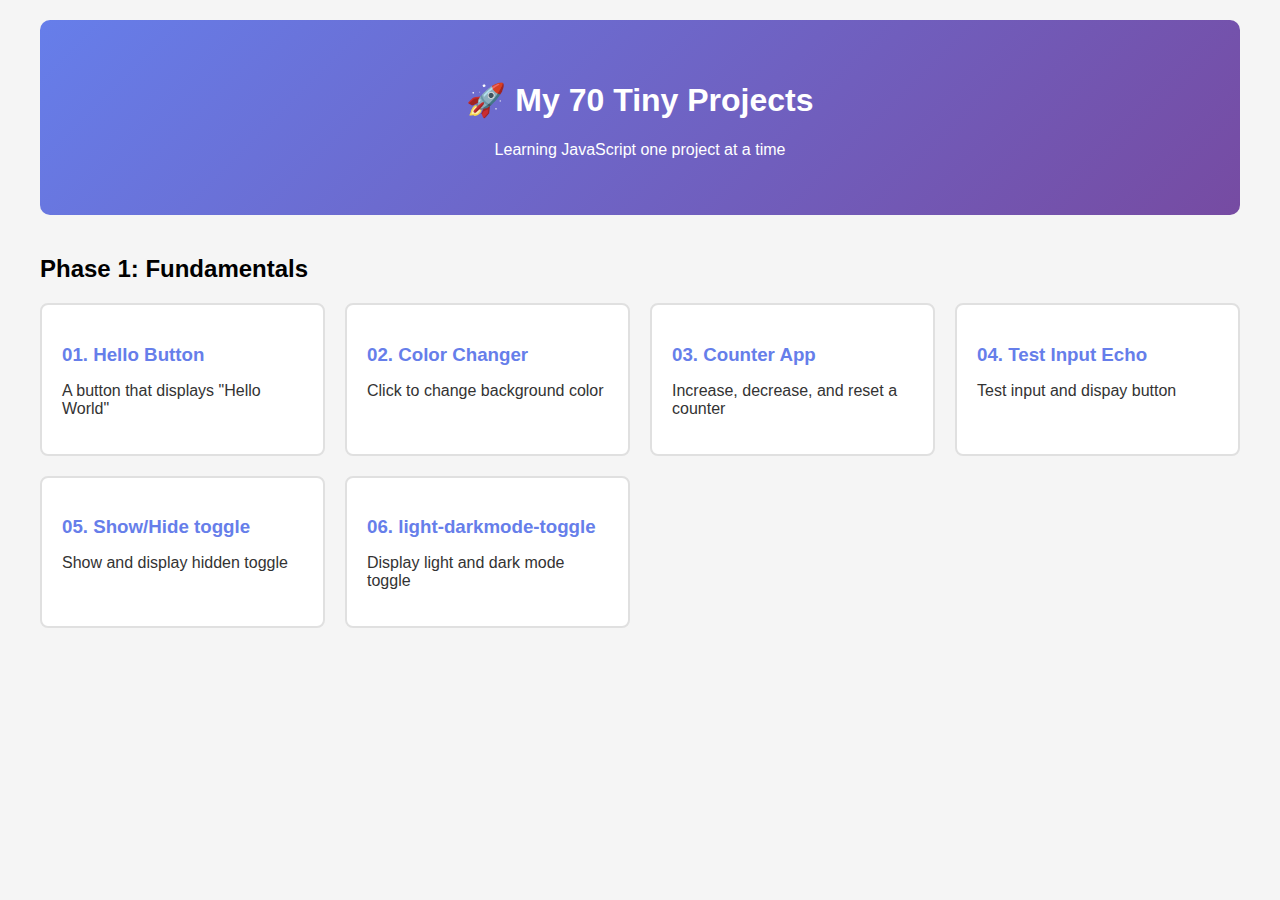
<file: index.html>
<!DOCTYPE html>
<html lang="en">
	<head>
		<meta charset="UTF-8" />
		<meta name="viewport" content="width=device-width, initial-scale=1.0" />
		<title>My Tiny Projects Journey</title>
		<link rel="stylesheet" href="style.css" />
	</head>
	<body>
		<header>
			<h1>🚀 My 70 Tiny Projects</h1>
			<p>Learning JavaScript one project at a time</p>
		</header>

		<main>
			<section class="phase">
				<h2>Phase 1: Fundamentals</h2>
				<div class="projects">
					<a href="./project-01-hello-button/index.html" class="project-card">
						<h3>01. Hello Button</h3>
						<p>A button that displays "Hello World"</p>
					</a>
					<a href="./project-02-color-changer/index.html" class="project-card">
						<h3>02. Color Changer</h3>
						<p>Click to change background color</p>
					</a>
					<a href="./project-03-counter-app/index.html" class="project-card">
						<h3>03. Counter App</h3>
						<p>Increase, decrease, and reset a counter</p>
					</a>
					<a
						href="./project-04-text-input-echo/index.html"
						class="project-card"
					>
						<h3>04. Test Input Echo</h3>
						<p>Test input and dispay button</p>
					</a>
					<a
						href="./project-05-show-hide-toggle/index.html"
						class="project-card"
					>
						<h3>05. Show/Hide toggle</h3>
						<p>Show and display hidden toggle</p>
					</a>
					<a
						href="./project-06-light-darkmode-toggle/index.html"
						class="project-card"
					>
						<h3>06. light-darkmode-toggle</h3>
						<p>Display light and dark mode toggle</p>
					</a>
				</div>
			</section>

			<!-- Add more phases -->
		</main>
	</body>
</html>
</file>
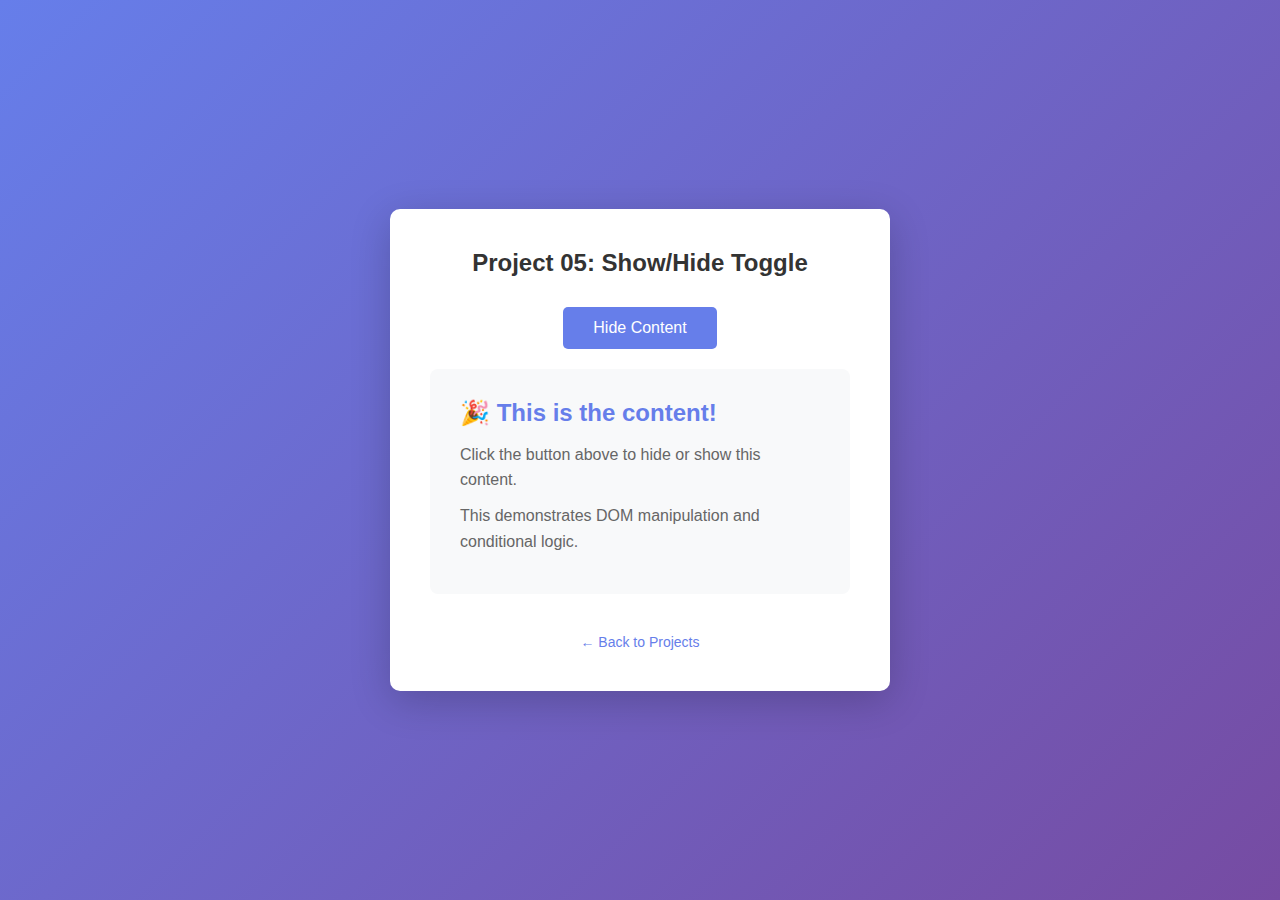
<file: project-05-show-hide-toggle/index.html>
<!DOCTYPE html>
<html lang="en">
	<head>
		<meta charset="UTF-8" />
		<meta name="viewport" content="width=device-width, initial-scale=1.0" />
		<title>Show/Hide Toggle</title>
		<link rel="stylesheet" href="style.css" />
	</head>
	<body>
		<div class="container">
			<h1>Project 05: Show/Hide Toggle</h1>

			<button id="toggle-btn">Hide Content</button>

			<div id="content-box" class="content">
				<h2>🎉 This is the content!</h2>
				<p>Click the button above to hide or show this content.</p>
				<p>This demonstrates DOM manipulation and conditional logic.</p>
			</div>

			<a href="../index.html" class="back-link">← Back to Projects</a>
		</div>
		<script src="app.js"></script>
	</body>
</html>
</file>
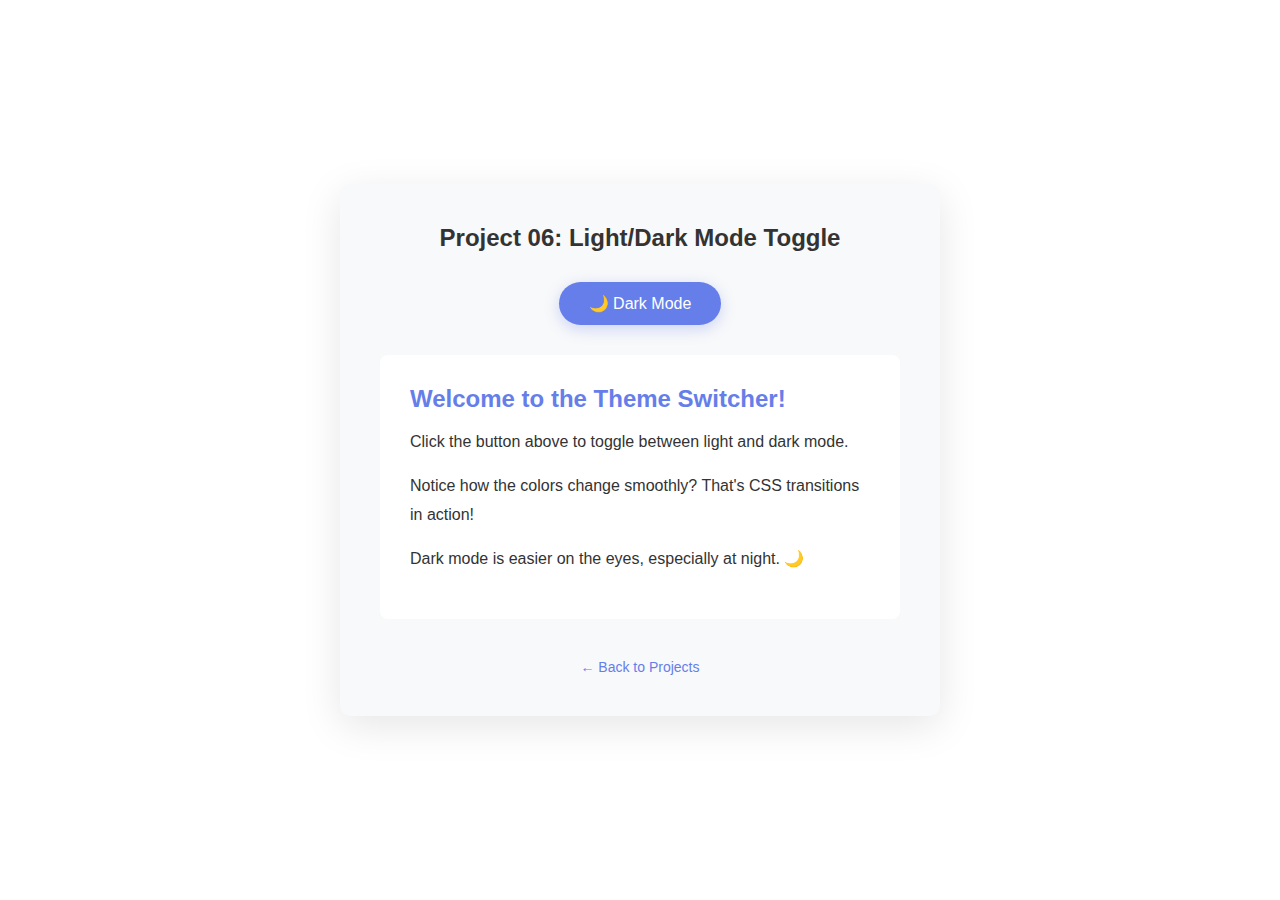
<file: project-06-light-darkmode-toggle/index.html>
<!DOCTYPE html>
<html lang="en">
	<head>
		<meta charset="UTF-8" />
		<meta name="viewport" content="width=device-width, initial-scale=1.0" />
		<title>Light/Dark Mode Toggle</title>
		<link rel="stylesheet" href="style.css" />
	</head>
	<body>
		<div class="container">
			<h1>Project 06: Light/Dark Mode Toggle</h1>

			<button id="mode-toggle" class="toggle-btn">🌙 Dark Mode</button>

			<div class="content">
				<h2>Welcome to the Theme Switcher!</h2>
				<p>Click the button above to toggle between light and dark mode.</p>
				<p>
					Notice how the colors change smoothly? That's CSS transitions in
					action!
				</p>
				<p>Dark mode is easier on the eyes, especially at night. 🌙</p>
			</div>

			<a href="../index.html" class="back-link">← Back to Projects</a>
		</div>
		<script src="app.js"></script>
	</body>
</html>
</file>
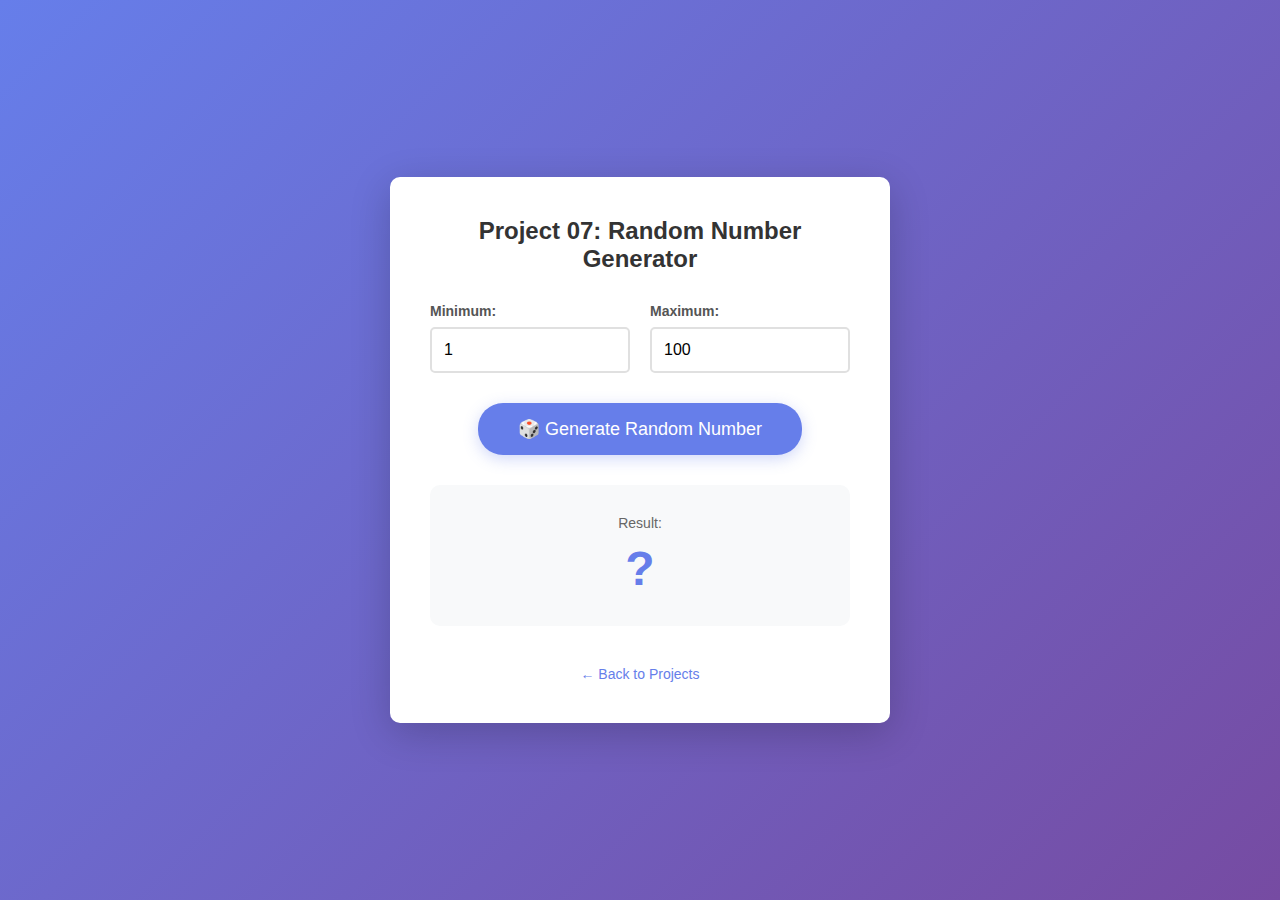
<file: project-07-random-number-generator/index.html>
<!DOCTYPE html>
<html lang="en">
	<head>
		<meta charset="UTF-8" />
		<meta name="viewport" content="width=device-width, initial-scale=1.0" />
		<title>Random Number Generator</title>
		<link rel="stylesheet" href="style.css" />
	</head>
	<body>
		<div class="container">
			<h1>Project 07: Random Number Generator</h1>

			<div class="input-group">
				<div class="input-wrapper">
					<label for="min-input">Minimum:</label>
					<input type="number" id="min-input" placeholder="e.g., 1" value="1" />
				</div>

				<div class="input-wrapper">
					<label for="max-input">Maximum:</label>
					<input
						type="number"
						id="max-input"
						placeholder="e.g., 100"
						value="100"
					/>
				</div>
			</div>

			<button id="generate-btn">🎲 Generate Random Number</button>

			<div id="result" class="result">
				<p class="result-label">Result:</p>
				<p id="result-number" class="result-number">?</p>
			</div>

			<a href="../index.html" class="back-link">← Back to Projects</a>
		</div>
		<script src="app.js"></script>
	</body>
</html>
</file>
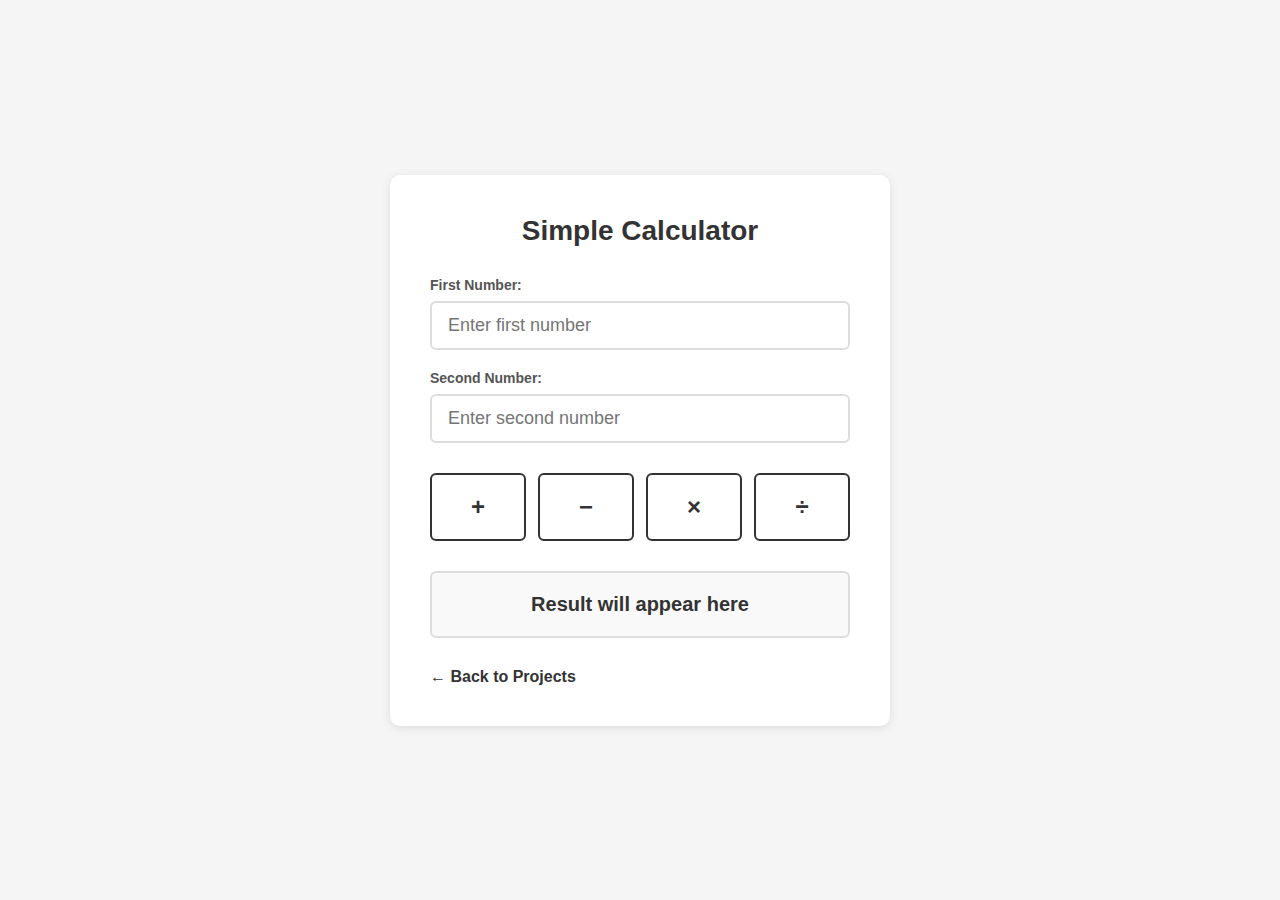
<file: project-08-simple-calculator/index.html>
<!DOCTYPE html>
<html lang="en">
	<head>
		<meta charset="UTF-8" />
		<meta name="viewport" content="width=device-width, initial-scale=1.0" />
		<title>Simple Calculator</title>
		<link rel="stylesheet" href="style.css" />
	</head>
	<body>
		<div class="container">
			<h1>Simple Calculator</h1>

			<div class="calculator">
				<div class="input-group">
					<label for="num1">First Number:</label>
					<input type="number" id="num1" placeholder="Enter first number" />
				</div>

				<div class="input-group">
					<label for="num2">Second Number:</label>
					<input type="number" id="num2" placeholder="Enter second number" />
				</div>

				<div class="buttons">
					<button id="btn-add">+</button>
					<button id="btn-subtract">−</button>
					<button id="btn-multiply">×</button>
					<button id="btn-divide">÷</button>
				</div>

				<div class="result">
					<span id="result">Result will appear here</span>
				</div>
			</div>

			<a href="../index.html" class="back-link">← Back to Projects</a>
		</div>

		<script src="app.js"></script>
	</body>
</html>
</file>
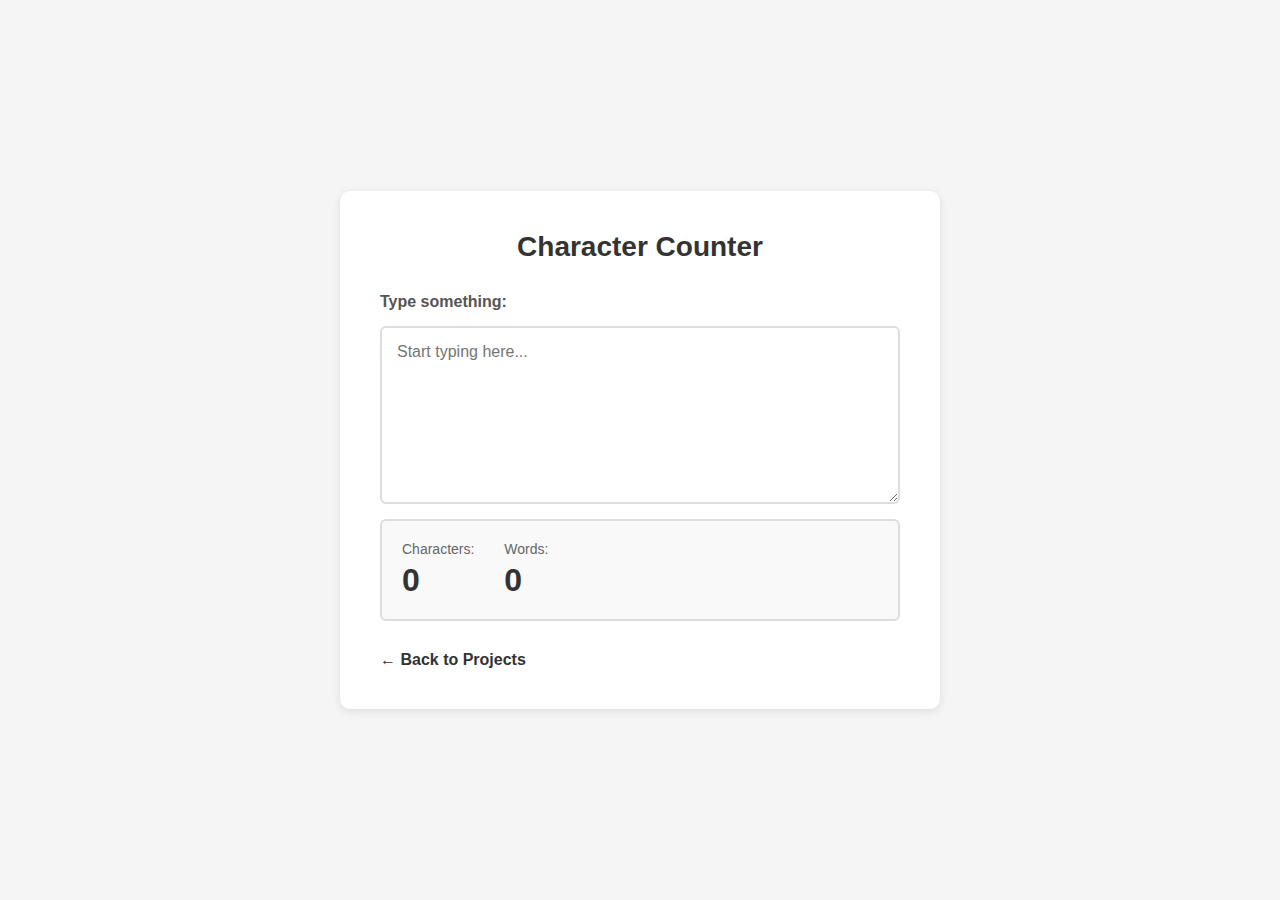
<file: project-09-character-counter/index.html>
<!DOCTYPE html>
<html lang="en">
	<head>
		<meta charset="UTF-8" />
		<meta name="viewport" content="width=device-width, initial-scale=1.0" />
		<title>Character Counter</title>
		<link rel="stylesheet" href="style.css" />
	</head>
	<body>
		<div class="container">
			<h1>Character Counter</h1>

			<div class="counter-box">
				<label for="text-input">Type something:</label>
				<textarea
					id="text-input"
					placeholder="Start typing here..."
					rows="8"
				></textarea>

				<div class="stats">
					<div class="stat-item">
						<span class="stat-label">Characters:</span>
						<span class="stat-value" id="char-count">0</span>
					</div>

					<div class="stat-item">
						<span class="stat-label">Words:</span>
						<span class="stat-value" id="word-count">0</span>
					</div>
				</div>
			</div>

			<a href="../index.html" class="back-link">← Back to Projects</a>
		</div>

		<script src="app.js"></script>
	</body>
</html>
</file>
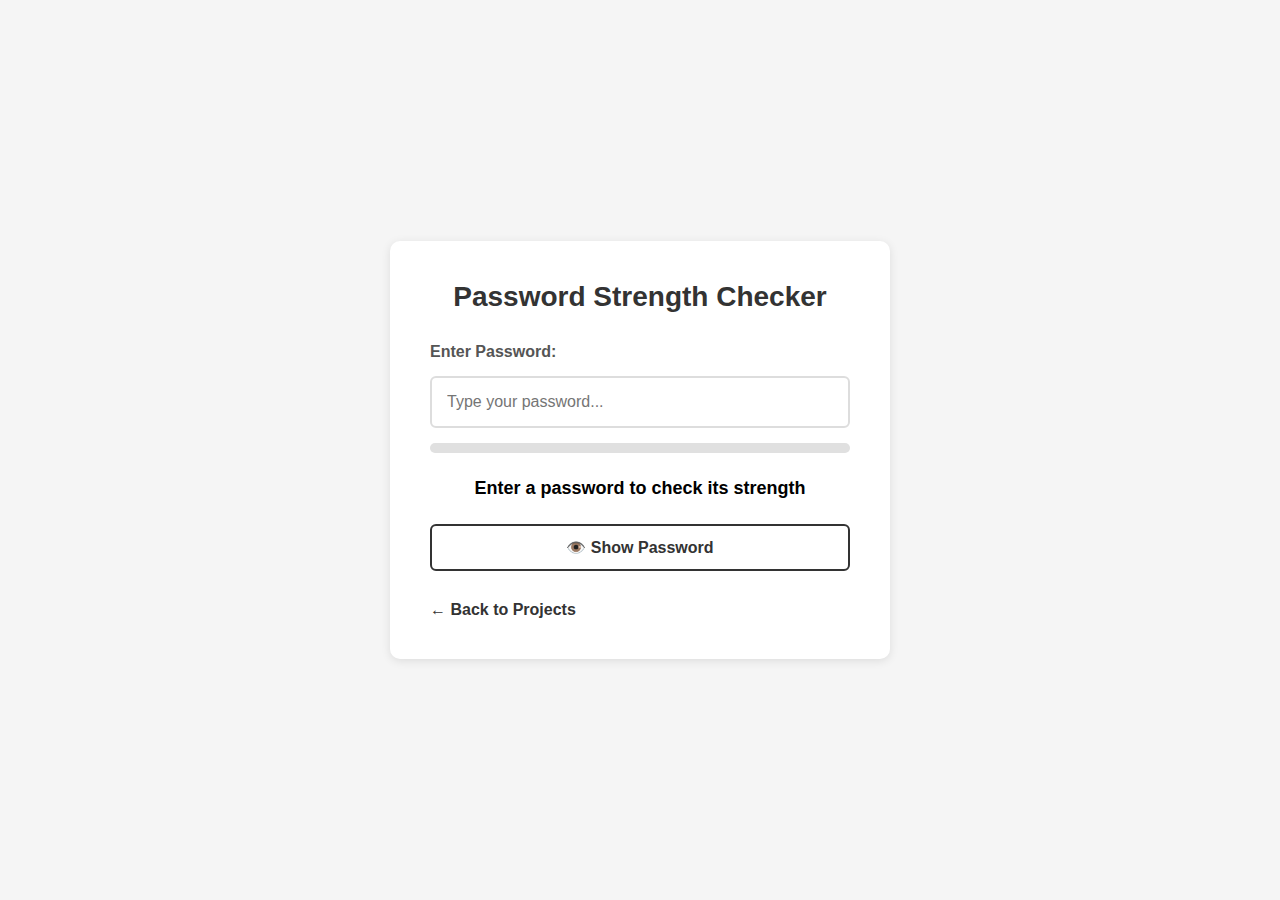
<file: project-10-password-strenght-indicator/index.html>
<!DOCTYPE html>
<html lang="en">
	<head>
		<meta charset="UTF-8" />
		<meta name="viewport" content="width=device-width, initial-scale=1.0" />
		<title>Password Strength Indicator</title>
		<link rel="stylesheet" href="style.css" />
	</head>
	<body>
		<div class="container">
			<h1>Password Strength Checker</h1>

			<div class="password-box">
				<label for="password-input">Enter Password:</label>
				<input
					type="password"
					id="password-input"
					placeholder="Type your password..."
				/>

				<div class="strength-indicator">
					<div class="strength-bar" id="strength-bar"></div>
				</div>

				<div class="strength-text" id="strength-text">
					Enter a password to check its strength
				</div>

				<button class="toggle-btn" id="toggle-btn">👁️ Show Password</button>
			</div>

			<a href="../index.html" class="back-link">← Back to Projects</a>
		</div>

		<script src="app.js"></script>
	</body>
</html>
</file>
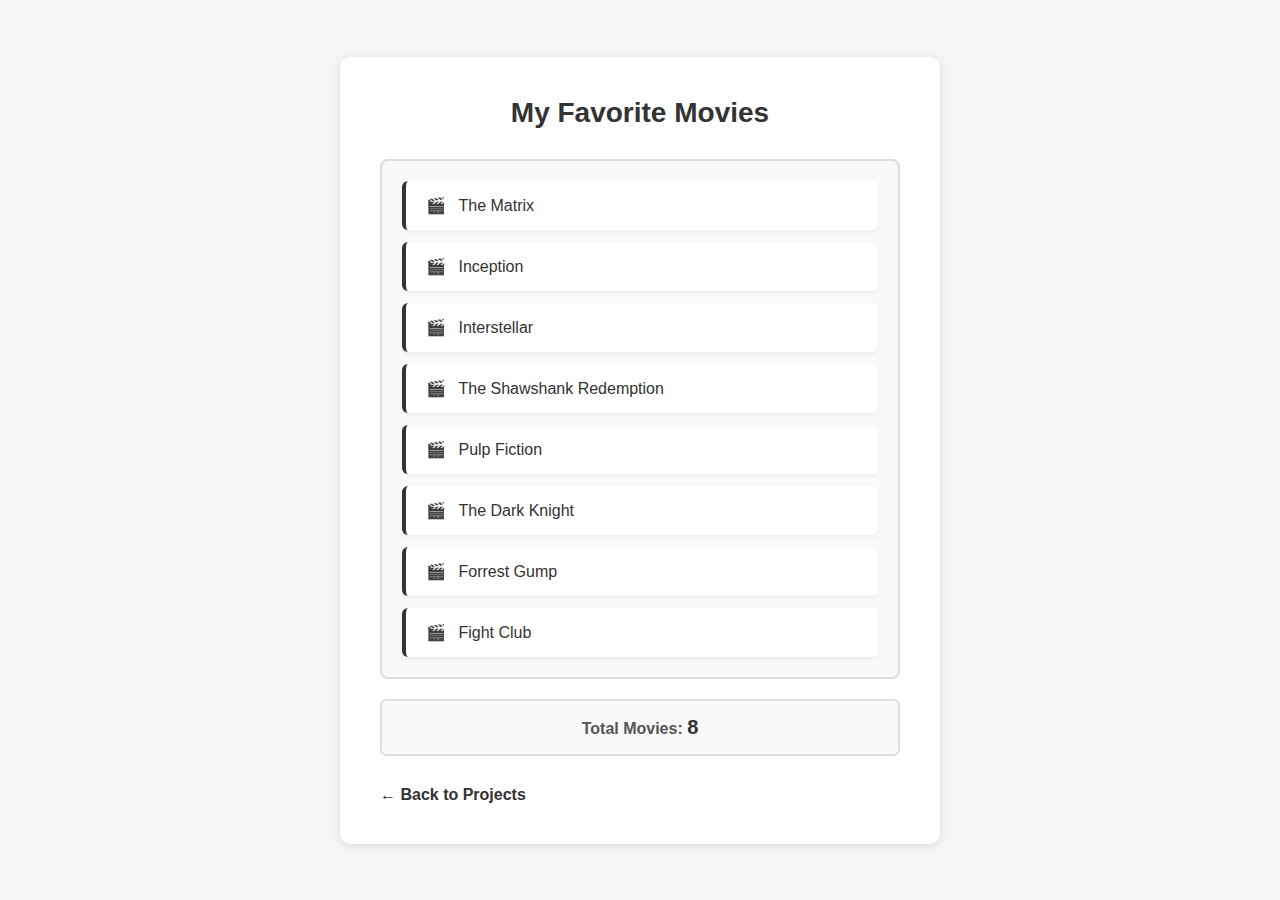
<file: project-11-static-list-display/index.html>
<!DOCTYPE html>
<html lang="en">
	<head>
		<meta charset="UTF-8" />
		<meta name="viewport" content="width=device-width, initial-scale=1.0" />
		<title>Static List Display</title>
		<link rel="stylesheet" href="style.css" />
	</head>
	<body>
		<div class="container">
			<h1>My Favorite Movies</h1>

			<div class="list-container">
				<ul id="movie-list" class="item-list"></ul>
			</div>

			<div class="stats">
				<p>Total Movies: <span id="total-count">0</span></p>
			</div>

			<a href="../index.html" class="back-link">← Back to Projects</a>
		</div>

		<script src="app.js"></script>
	</body>
</html>
</file>
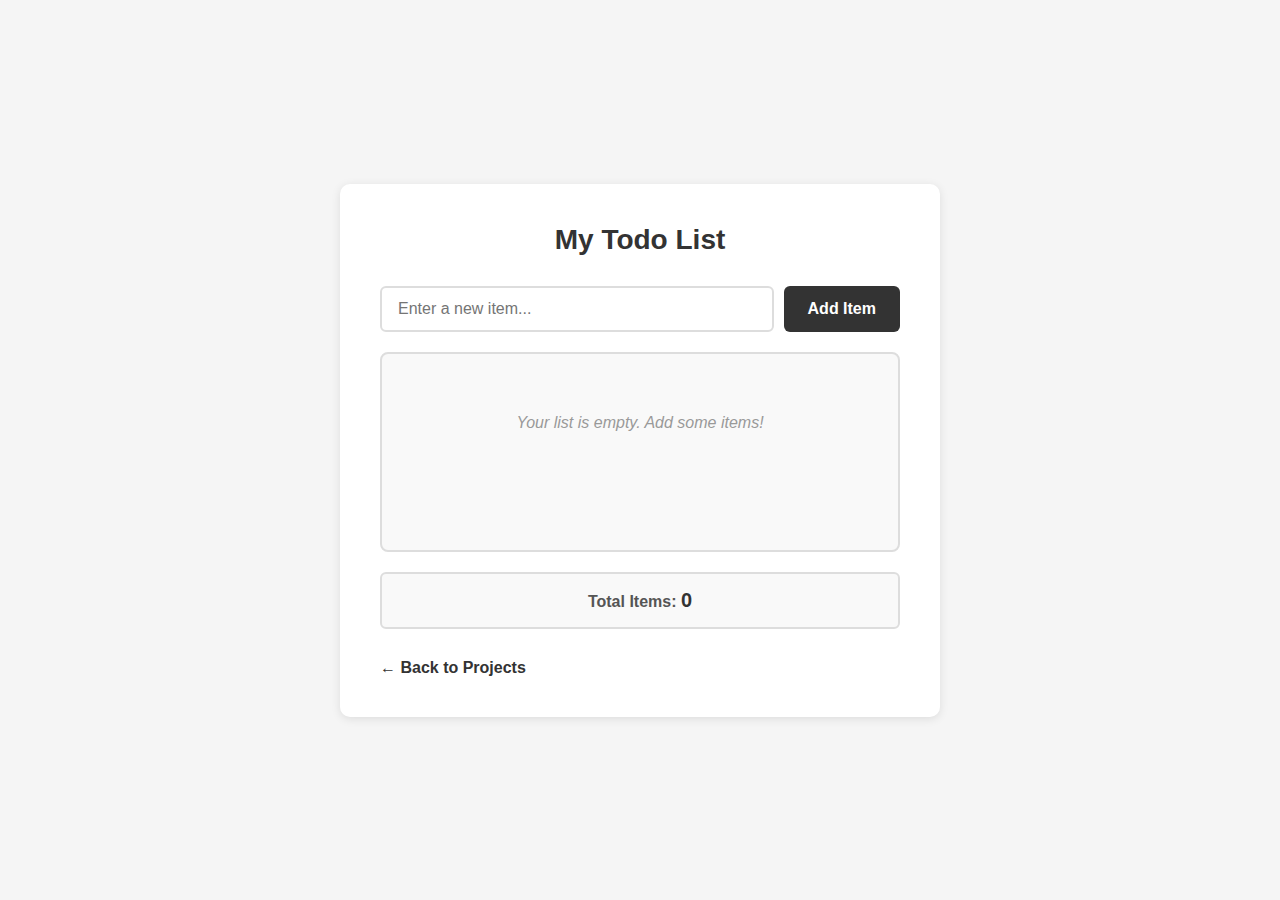
<file: project-12-add-to-list/index.html>
<!DOCTYPE html>
<html lang="en">
	<head>
		<meta charset="UTF-8" />
		<meta name="viewport" content="width=device-width, initial-scale=1.0" />
		<title>Add to List</title>
		<link rel="stylesheet" href="style.css" />
	</head>
	<body>
		<div class="container">
			<h1>My Todo List</h1>

			<div class="input-section">
				<input type="text" id="item-input" placeholder="Enter a new item..." />
				<button id="add-btn">Add Item</button>
			</div>

			<div class="list-container">
				<ul id="item-list" class="item-list">
					<!-- Items will be added here by JavaScript -->
				</ul>

				<p class="empty-message" id="empty-message">
					Your list is empty. Add some items!
				</p>
			</div>

			<div class="stats">
				<p>Total Items: <span id="item-count">0</span></p>
			</div>

			<a href="../index.html" class="back-link">← Back to Projects</a>
		</div>

		<script src="app.js"></script>
	</body>
</html>
</file>
<file: style.css>
/* style.css */
body {
    font-family: 'Segoe UI', Tahoma, Geneva, Verdana, sans-serif;
    max-width: 1200px;
    margin: 0 auto;
    padding: 20px;
    background: #f5f5f5;
}

header {
    text-align: center;
    padding: 40px 0;
    background: linear-gradient(135deg, #667eea 0%, #764ba2 100%);
    color: white;
    border-radius: 10px;
    margin-bottom: 40px;
}

.projects {
    display: grid;
    grid-template-columns: repeat(auto-fill, minmax(250px, 1fr));
    gap: 20px;
    margin-bottom: 40px;
}

.project-card {
    background: white;
    padding: 20px;
    border-radius: 8px;    
    text-decoration: none;
    color: #333;
    transition: transform 0.2s, box-shadow 0.2s;
    border: 2px solid #e0e0e0;
}

.project-card:hover {
    transform: translateY(-5px);
    box-shadow: 0 5px 20px rgba(0,0,0,0.1);
}

.project-card h3 {
    color: #667eea;
    margin-bottom: 10px;
}
</file>
<file: project-05-show-hide-toggle/style.css>
* {
  margin: 0;
  padding: 0;
  box-sizing: border-box;
}

body {
  font-family: Arial, sans-serif;
  background: linear-gradient(135deg, #667eea 0%, #764ba2 100%);
  min-height: 100vh;
  display: flex;
  justify-content: center;
  align-items: center;
  padding: 20px;
}

.container {
  background: white;
  padding: 40px;
  border-radius: 10px;
  box-shadow: 0 10px 40px rgba(0, 0, 0, 0.2);
  max-width: 500px;
  width: 100%;
  text-align: center;
}

h1 {
  color: #333;
  margin-bottom: 30px;
  font-size: 24px;
}

#toggle-btn {
  background: #667eea;
  color: white;
  border: none;
  padding: 12px 30px;
  font-size: 16px;
  border-radius: 5px;
  cursor: pointer;
  margin-bottom: 20px;
  transition: background 0.3s ease;
}

#toggle-btn:hover {
  background: #5568d3;
}

.content {
  background: #f8f9fa;
  padding: 30px;
  border-radius: 8px;
  margin-bottom: 20px;
  text-align: left;
}

.content h2 {
  color: #667eea;
  margin-bottom: 15px;
}

.content p {
  color: #666;
  line-height: 1.6;
  margin-bottom: 10px;
}

.hidden {
  display: none;
}

.back-link {
  display: inline-block;
  color: #667eea;
  text-decoration: none;
  font-size: 14px;
  margin-top: 20px;
}

.back-link:hover {
  text-decoration: underline;
}
</file>
<file: project-06-light-darkmode-toggle/style.css>
* {
  margin: 0;
  padding: 0;
  box-sizing: border-box;
}

/* Light Mode (Default) */
body {
  font-family: Arial, sans-serif;
  background-color: #ffffff;
  color: #333333;
  min-height: 100vh;
  display: flex;
  justify-content: center;
  align-items: center;
  padding: 20px;
  transition: background-color 0.3s ease, color 0.3s ease;
}

.container {
  background: #f8f9fa;
  padding: 40px;
  border-radius: 10px;
  box-shadow: 0 10px 40px rgba(0, 0, 0, 0.1);
  max-width: 600px;
  width: 100%;
  text-align: center;
  transition: background-color 0.3s ease, box-shadow 0.3s ease;
}

h1 {
  margin-bottom: 30px;
  font-size: 24px;
}

.toggle-btn {
  background: #667eea;
  color: white;
  border: none;
  padding: 12px 30px;
  font-size: 16px;
  border-radius: 25px;
  cursor: pointer;
  margin-bottom: 30px;
  transition: all 0.3s ease;
  box-shadow: 0 4px 15px rgba(102, 126, 234, 0.3);
}

.toggle-btn:hover {
  transform: translateY(-2px);
  box-shadow: 0 6px 20px rgba(102, 126, 234, 0.4);
}

.content {
  background: white;
  padding: 30px;
  border-radius: 8px;
  margin-bottom: 20px;
  text-align: left;
  transition: background-color 0.3s ease;
}

.content h2 {
  color: #667eea;
  margin-bottom: 15px;
}

.content p {
  line-height: 1.8;
  margin-bottom: 15px;
}

.back-link {
  display: inline-block;
  color: #667eea;
  text-decoration: none;
  font-size: 14px;
  margin-top: 20px;
  transition: color 0.3s ease;
}

.back-link:hover {
  text-decoration: underline;
}

/* Dark Mode Styles */
body.dark-mode {
  background-color: #1a1a1a;
  color: #e0e0e0;
}

body.dark-mode .container {
  background: #2d2d2d;
  box-shadow: 0 10px 40px rgba(0, 0, 0, 0.5);
}

body.dark-mode .content {
  background: #3a3a3a;
}

body.dark-mode .content h2 {
  color: #8b9bea;
}

body.dark-mode .content p {
  color: #c0c0c0;
}

body.dark-mode .toggle-btn {
  background: #ffa500;
  box-shadow: 0 4px 15px rgba(255, 165, 0, 0.3);
}

body.dark-mode .toggle-btn:hover {
  box-shadow: 0 6px 20px rgba(255, 165, 0, 0.4);
}

body.dark-mode .back-link {
  color: #8b9bea;
}
</file>
<file: project-07-random-number-generator/style.css>
* {
  margin: 0;
  padding: 0;
  box-sizing: border-box;
}

body {
  font-family: Arial, sans-serif;
  background: linear-gradient(135deg, #667eea 0%, #764ba2 100%);
  min-height: 100vh;
  display: flex;
  justify-content: center;
  align-items: center;
  padding: 20px;
}

.container {
  background: white;
  padding: 40px;
  border-radius: 10px;
  box-shadow: 0 10px 40px rgba(0, 0, 0, 0.2);
  max-width: 500px;
  width: 100%;
  text-align: center;
}

h1 {
  color: #333;
  margin-bottom: 30px;
  font-size: 24px;
}

.input-group {
  display: flex;
  gap: 20px;
  margin-bottom: 30px;
}

.input-wrapper {
  flex: 1;
  text-align: left;
}

label {
  display: block;
  color: #555;
  font-size: 14px;
  margin-bottom: 8px;
  font-weight: bold;
}

input[type="number"] {
  width: 100%;
  padding: 12px;
  border: 2px solid #e0e0e0;
  border-radius: 5px;
  font-size: 16px;
  transition: border-color 0.3s ease;
}

input[type="number"]:focus {
  outline: none;
  border-color: #667eea;
}

#generate-btn {
  background: #667eea;
  color: white;
  border: none;
  padding: 15px 40px;
  font-size: 18px;
  border-radius: 25px;
  cursor: pointer;
  margin-bottom: 30px;
  transition: all 0.3s ease;
  box-shadow: 0 4px 15px rgba(102, 126, 234, 0.3);
}

#generate-btn:hover {
  background: #5568d3;
  transform: translateY(-2px);
  box-shadow: 0 6px 20px rgba(102, 126, 234, 0.4);
}

#generate-btn:active {
  transform: translateY(0);
}

.result {
  background: #f8f9fa;
  padding: 30px;
  border-radius: 10px;
  margin-bottom: 20px;
}

.result-label {
  color: #666;
  font-size: 14px;
  margin-bottom: 10px;
}

.result-number {
  font-size: 48px;
  font-weight: bold;
  color: #667eea;
  animation: fadeIn 0.3s ease;
}

@keyframes fadeIn {
  from {
    opacity: 0;
    transform: scale(0.8);
  }
  to {
    opacity: 1;
    transform: scale(1);
  }
}

.back-link {
  display: inline-block;
  color: #667eea;
  text-decoration: none;
  font-size: 14px;
  margin-top: 20px;
}

.back-link:hover {
  text-decoration: underline;
}
</file>
<file: project-08-simple-calculator/style.css>
* {
  margin: 0;
  padding: 0;
  box-sizing: border-box;
}

body {
  font-family: 'Segoe UI', Tahoma, Geneva, Verdana, sans-serif;
  background-color: #f5f5f5;
  min-height: 100vh;
  display: flex;
  justify-content: center;
  align-items: center;
  padding: 20px;
}

.container {
  background: white;
  padding: 40px;
  border-radius: 10px;
  box-shadow: 0 2px 10px rgba(0, 0, 0, 0.1);
  max-width: 500px;
  width: 100%;
}

h1 {
  color: #333;
  margin-bottom: 30px;
  text-align: center;
  font-size: 28px;
}

.calculator {
  display: flex;
  flex-direction: column;
  gap: 20px;
}

.input-group {
  display: flex;
  flex-direction: column;
  gap: 8px;
}

label {
  color: #555;
  font-weight: 600;
  font-size: 14px;
}

input {
  padding: 12px 16px;
  border: 2px solid #ddd;
  border-radius: 6px;
  font-size: 18px;
  transition: border-color 0.3s;
}

input:focus {
  outline: none;
  border-color: #333;
}

.buttons {
  display: grid;
  grid-template-columns: repeat(4, 1fr);
  gap: 12px;
  margin-top: 10px;
}

button {
  padding: 18px;
  font-size: 24px;
  font-weight: 600;
  border: 2px solid #333;
  border-radius: 6px;
  cursor: pointer;
  transition: all 0.2s;
  background: white;
  color: #333;
}

button:hover {
  background: #333;
  color: white;
}

button:active {
  transform: scale(0.95);
}

.result {
  background: #f9f9f9;
  padding: 20px;
  border-radius: 6px;
  text-align: center;
  margin-top: 10px;
  min-height: 60px;
  display: flex;
  align-items: center;
  justify-content: center;
  border: 2px solid #ddd;
}

#result {
  font-size: 20px;
  font-weight: 600;
  color: #333;
}

.back-link {
  display: inline-block;
  margin-top: 30px;
  color: #333;
  text-decoration: none;
  font-weight: 600;
  transition: color 0.3s;
}

.back-link:hover {
  color: #666;
}
</file>
<file: project-09-character-counter/style.css>
* {
  margin: 0;
  padding: 0;
  box-sizing: border-box;
}

body {
  font-family: 'Segoe UI', Tahoma, Geneva, Verdana, sans-serif;
  background-color: #f5f5f5;
  min-height: 100vh;
  display: flex;
  justify-content: center;
  align-items: center;
  padding: 20px;
}

.container {
  background: white;
  padding: 40px;
  border-radius: 10px;
  box-shadow: 0 2px 10px rgba(0, 0, 0, 0.1);
  max-width: 600px;
  width: 100%;
}

h1 {
  color: #333;
  margin-bottom: 30px;
  text-align: center;
  font-size: 28px;
}

.counter-box {
  display: flex;
  flex-direction: column;
  gap: 15px;
}

label {
  color: #555;
  font-weight: 600;
  font-size: 16px;
}

textarea {
  width: 100%;
  padding: 15px;
  border: 2px solid #ddd;
  border-radius: 6px;
  font-size: 16px;
  font-family: inherit;
  resize: vertical;
  transition: border-color 0.3s;
}

textarea:focus {
  outline: none;
  border-color: #333;
}

.stats {
  display: flex;
  gap: 30px;
  padding: 20px;
  background: #f9f9f9;
  border-radius: 6px;
  border: 2px solid #ddd;
}

.stat-item {
  display: flex;
  flex-direction: column;
  gap: 5px;
}

.stat-label {
  color: #666;
  font-size: 14px;
  font-weight: 500;
}

.stat-value {
  color: #333;
  font-size: 32px;
  font-weight: 700;
}

.back-link {
  display: inline-block;
  margin-top: 30px;
  color: #333;
  text-decoration: none;
  font-weight: 600;
  transition: color 0.3s;
}

.back-link:hover {
  color: #666;
}
</file>
<file: project-10-password-strenght-indicator/style.css>
* {
  margin: 0;
  padding: 0;
  box-sizing: border-box;
}

body {
  font-family: 'Segoe UI', Tahoma, Geneva, Verdana, sans-serif;
  background-color: #f5f5f5;
  min-height: 100vh;
  display: flex;
  justify-content: center;
  align-items: center;
  padding: 20px;
}

.container {
  background: white;
  padding: 40px;
  border-radius: 10px;
  box-shadow: 0 2px 10px rgba(0, 0, 0, 0.1);
  max-width: 500px;
  width: 100%;
}

h1 {
  color: #333;
  margin-bottom: 30px;
  text-align: center;
  font-size: 28px;
}

.password-box {
  display: flex;
  flex-direction: column;
  gap: 15px;
}

label {
  color: #555;
  font-weight: 600;
  font-size: 16px;
}

input {
  padding: 15px;
  border: 2px solid #ddd;
  border-radius: 6px;
  font-size: 16px;
  transition: border-color 0.3s;
}

input:focus {
  outline: none;
  border-color: #333;
}

.strength-indicator {
  width: 100%;
  height: 10px;
  background: #e0e0e0;
  border-radius: 5px;
  overflow: hidden;
}

.strength-bar {
  height: 100%;
  width: 0%;
  transition: width 0.3s, background-color 0.3s;
  border-radius: 5px;
}

/* Strength colors */
.strength-bar.weak {
  width: 33%;
  background-color: #ff4444;
}

.strength-bar.medium {
  width: 66%;
  background-color: #ffaa00;
}

.strength-bar.strong {
  width: 100%;
  background-color: #00cc66;
}

.strength-text {
  text-align: center;
  font-weight: 600;
  font-size: 18px;
  padding: 10px;
  border-radius: 6px;
  transition: all 0.3s;
}

.strength-text.weak {
  color: #ff4444;
  background: #ffe0e0;
}

.strength-text.medium {
  color: #cc8800;
  background: #fff4e0;
}

.strength-text.strong {
  color: #00aa55;
  background: #e0f7ed;
}

.toggle-btn {
  padding: 12px;
  border: 2px solid #333;
  border-radius: 6px;
  background: white;
  color: #333;
  font-size: 16px;
  font-weight: 600;
  cursor: pointer;
  transition: all 0.3s;
}

.toggle-btn:hover {
  background: #333;
  color: white;
}

.back-link {
  display: inline-block;
  margin-top: 30px;
  color: #333;
  text-decoration: none;
  font-weight: 600;
  transition: color 0.3s;
}

.back-link:hover {
  color: #666;
}
</file>
<file: project-11-static-list-display/style.css>
* {
  margin: 0;
  padding: 0;
  box-sizing: border-box;
}

body {
  font-family: 'Segoe UI', Tahoma, Geneva, Verdana, sans-serif;
  background-color: #f5f5f5;
  min-height: 100vh;
  display: flex;
  justify-content: center;
  align-items: center;
  padding: 20px;
}

.container {
  background: white;
  padding: 40px;
  border-radius: 10px;
  box-shadow: 0 2px 10px rgba(0, 0, 0, 0.1);
  max-width: 600px;
  width: 100%;
}

h1 {
  color: #333;
  margin-bottom: 30px;
  text-align: center;
  font-size: 28px;
}

.list-container {
  background: #f9f9f9;
  padding: 20px;
  border-radius: 8px;
  border: 2px solid #ddd;
  min-height: 200px;
}

.item-list {
  list-style: none;
  display: flex;
  flex-direction: column;
  gap: 12px;
}

.item-list li {
  background: white;
  padding: 15px 20px;
  border-radius: 6px;
  border-left: 4px solid #333;
  box-shadow: 0 2px 4px rgba(0, 0, 0, 0.05);
  font-size: 16px;
  color: #333;
  transition: transform 0.2s, box-shadow 0.2s;
}

.item-list li:hover {
  transform: translateX(5px);
  box-shadow: 0 4px 8px rgba(0, 0, 0, 0.1);
}

.item-list li::before {
  content: "🎬 ";
  margin-right: 8px;
}

.stats {
  margin-top: 20px;
  text-align: center;
  padding: 15px;
  background: #f9f9f9;
  border-radius: 6px;
  border: 2px solid #ddd;
}

.stats p {
  font-size: 16px;
  color: #555;
  font-weight: 600;
}

.stats span {
  color: #333;
  font-size: 20px;
  font-weight: 700;
}

.back-link {
  display: inline-block;
  margin-top: 30px;
  color: #333;
  text-decoration: none;
  font-weight: 600;
  transition: color 0.3s;
}

.back-link:hover {
  color: #666;
}
</file>
<file: project-12-add-to-list/style.css>
* {
  margin: 0;
  padding: 0;
  box-sizing: border-box;
}

body {
  font-family: 'Segoe UI', Tahoma, Geneva, Verdana, sans-serif;
  background-color: #f5f5f5;
  min-height: 100vh;
  display: flex;
  justify-content: center;
  align-items: center;
  padding: 20px;
}

.container {
  background: white;
  padding: 40px;
  border-radius: 10px;
  box-shadow: 0 2px 10px rgba(0, 0, 0, 0.1);
  max-width: 600px;
  width: 100%;
}

h1 {
  color: #333;
  margin-bottom: 30px;
  text-align: center;
  font-size: 28px;
}

.input-section {
  display: flex;
  gap: 10px;
  margin-bottom: 20px;
}

input {
  flex: 1;
  padding: 12px 16px;
  border: 2px solid #ddd;
  border-radius: 6px;
  font-size: 16px;
  transition: border-color 0.3s;
}

input:focus {
  outline: none;
  border-color: #333;
}

button {
  padding: 12px 24px;
  background: #333;
  color: white;
  border: none;
  border-radius: 6px;
  font-size: 16px;
  font-weight: 600;
  cursor: pointer;
  transition: background 0.3s, transform 0.2s;
}

button:hover {
  background: #555;
}

button:active {
  transform: scale(0.98);
}

.list-container {
  background: #f9f9f9;
  padding: 20px;
  border-radius: 8px;
  border: 2px solid #ddd;
  min-height: 200px;
  position: relative;
}

.item-list {
  list-style: none;
  display: flex;
  flex-direction: column;
  gap: 10px;
}

.item-list li {
  background: white;
  padding: 15px 20px;
  border-radius: 6px;
  border-left: 4px solid #333;
  box-shadow: 0 2px 4px rgba(0, 0, 0, 0.05);
  font-size: 16px;
  color: #333;
  transition: transform 0.2s, box-shadow 0.2s;
  animation: slideIn 0.3s ease-out;
}

@keyframes slideIn {
  from {
    opacity: 0;
    transform: translateY(-10px);
  }
  to {
    opacity: 1;
    transform: translateY(0);
  }
}

.item-list li:hover {
  transform: translateX(5px);
  box-shadow: 0 4px 8px rgba(0, 0, 0, 0.1);
}

.item-list li::before {
  content: "✓ ";
  margin-right: 8px;
  color: #4caf50;
  font-weight: bold;
}

.empty-message {
  text-align: center;
  color: #999;
  font-style: italic;
  padding: 40px 20px;
}

.empty-message.hidden {
  display: none;
}

.stats {
  margin-top: 20px;
  text-align: center;
  padding: 15px;
  background: #f9f9f9;
  border-radius: 6px;
  border: 2px solid #ddd;
}

.stats p {
  font-size: 16px;
  color: #555;
  font-weight: 600;
}

.stats span {
  color: #333;
  font-size: 20px;
  font-weight: 700;
}

.back-link {
  display: inline-block;
  margin-top: 30px;
  color: #333;
  text-decoration: none;
  font-weight: 600;
  transition: color 0.3s;
}

.back-link:hover {
  color: #666;
}
</file>
